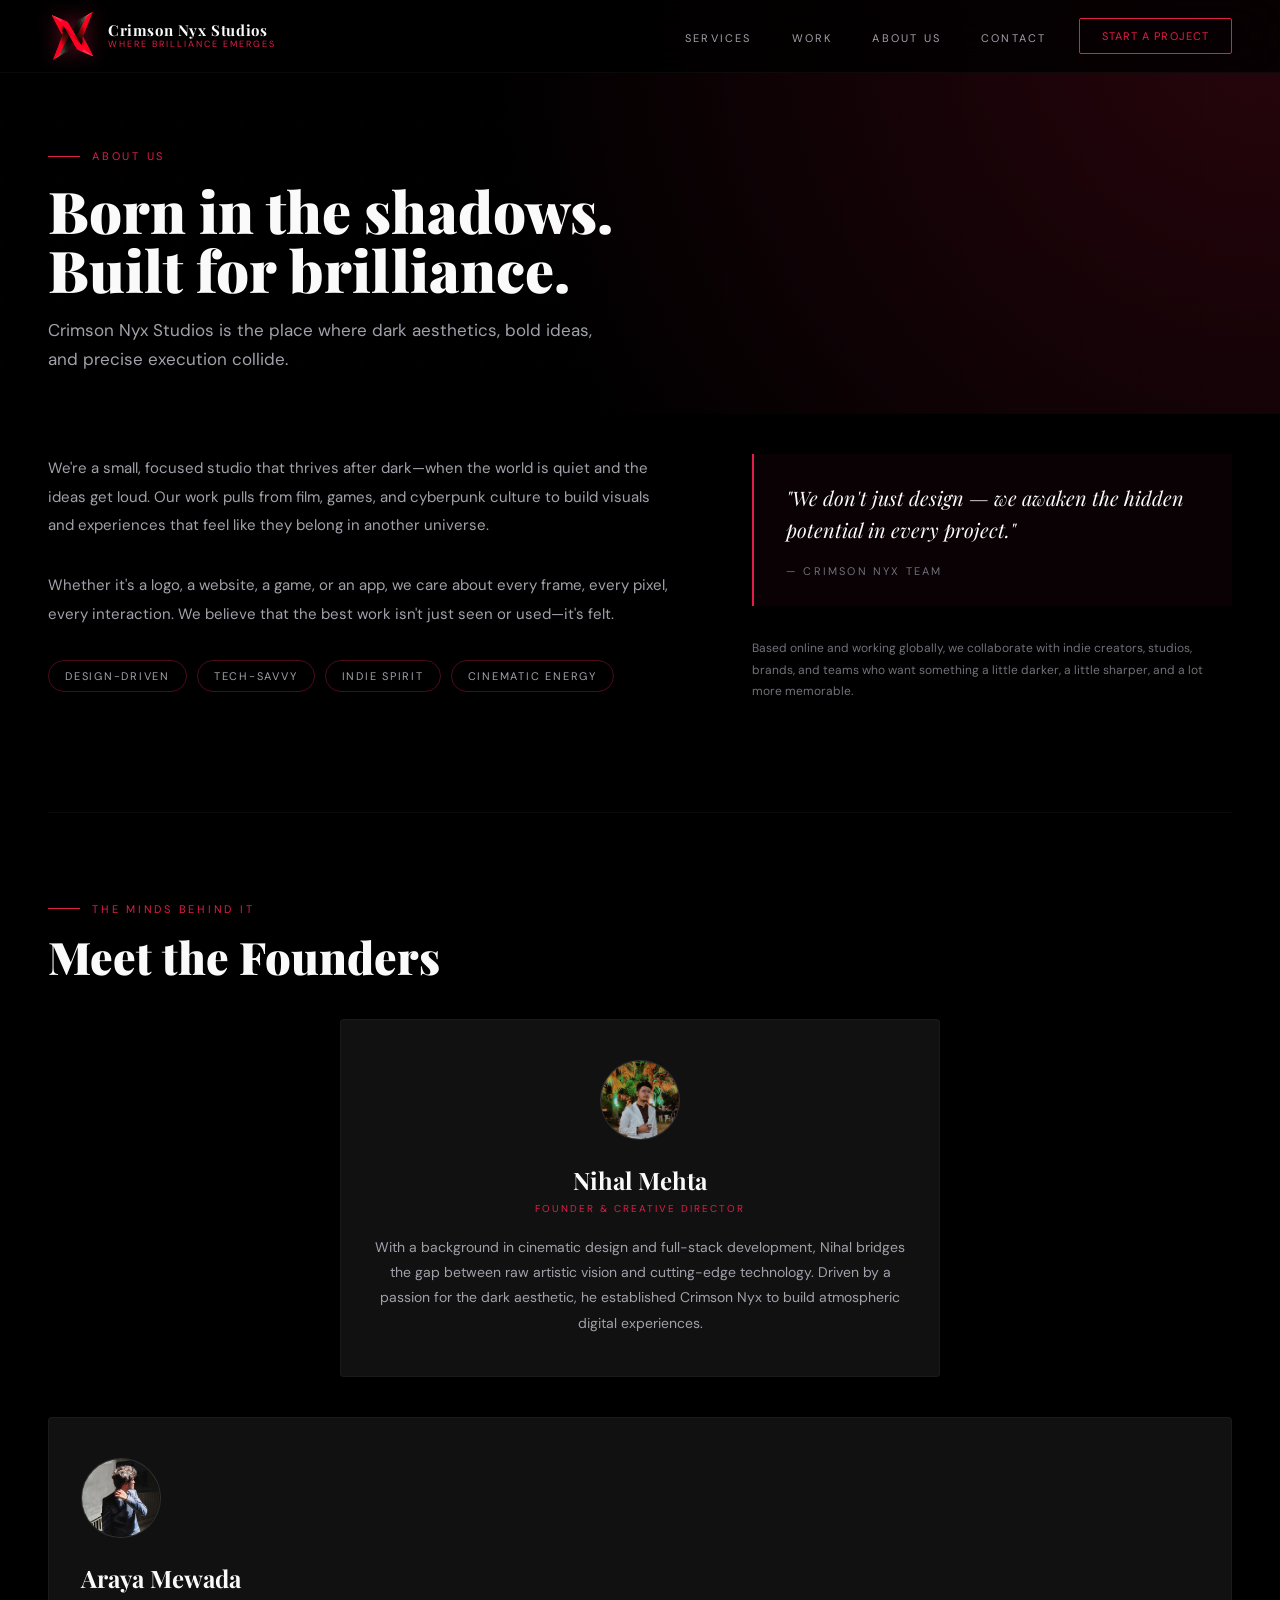
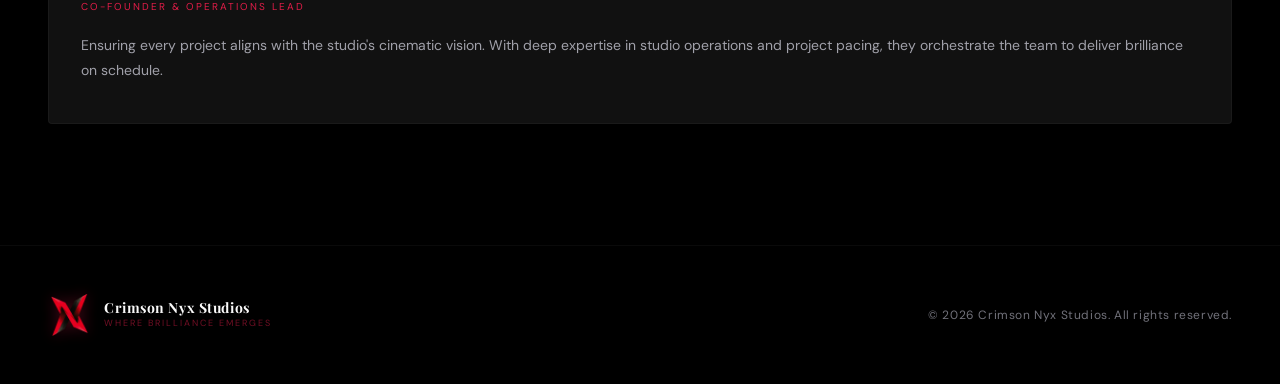
<file: frontend/about.html>
<!DOCTYPE html>
<html lang="en">
<head>
<meta charset="UTF-8">
<title>About Us · Crimson Nyx Studios</title>
<meta name="viewport" content="width=device-width, initial-scale=1.0">
<meta name="description" content="Crimson Nyx Studios — born in the shadows, built for brilliance. Meet the founders and learn about our dark aesthetic approach to creative design.">
<link rel="stylesheet" href="styles.css">
<link rel="stylesheet" href="animations.css">
<style>
  .about-main { padding: 0 var(--sp-lg) var(--sp-3xl); }
  .about-grid {
    display: grid; grid-template-columns: 1.3fr 1fr;
    gap: 80px; align-items: flex-start; margin-top: 40px;
  }
  .about-body {
    font-size: 15px; color: var(--zinc-light); line-height: 1.9; margin-bottom: 32px;
  }
  .about-pill-row {
    display: flex; flex-wrap: wrap; gap: 10px; margin-bottom: 40px;
  }
  .about-pill {
    border-radius: 999px;
    border: 1px solid rgba(225, 29, 72, 0.35);
    padding: 8px 16px; font-size: 11px;
    letter-spacing: 0.16em; text-transform: uppercase;
    color: var(--zinc-light);
    transition: background var(--dur-med), color var(--dur-med), border-color var(--dur-med);
  }
  .about-pill:hover {
    background: rgba(225, 29, 72, 0.1);
    border-color: var(--crimson);
    color: var(--white);
  }

  .about-quote-block {
    border-left: 2px solid var(--crimson);
    padding: 28px 32px; background: rgba(225, 29, 72, 0.04);
    margin-bottom: 32px;
  }
  .about-quote {
    font-family: var(--serif); font-size: 20px; font-style: italic;
    line-height: 1.6; color: var(--white); margin-bottom: 18px;
  }
  .about-quote-attr {
    font-size: 11px; letter-spacing: 0.2em;
    text-transform: uppercase; color: var(--zinc);
  }
  .about-meta {
    font-size: 12px; color: var(--zinc); line-height: 1.8;
  }

  /* ── Founders ─────────────────────────────────────────────── */
  .founders-section {
    margin-top: 80px;
    border-top: 1px solid rgba(255, 255, 255, 0.04);
    padding-top: 80px;
  }
  .founders-grid {
    display: grid;
    grid-template-columns: repeat(auto-fit, minmax(300px, 1fr));
    gap: 40px; margin-top: 40px;
  }
  .founder-card {
    background: var(--surface);
    border: 1px solid rgba(255, 255, 255, 0.04);
    padding: 40px 32px; border-radius: 4px;
    position: relative; overflow: hidden;
  }
  .founder-card::after {
    content: ''; position: absolute; bottom: 0; left: 0; right: 0;
    height: 2px; background: var(--crimson);
    transform: scaleX(0); transition: transform var(--dur-med); transform-origin: left;
  }
  .founder-card:hover::after { transform: scaleX(1); }
  .founder-photo {
    width: 80px; height: 80px; border-radius: 50%;
    background: #1a1a1a; border: 1px solid rgba(255, 255, 255, 0.1);
    margin-bottom: 24px; object-fit: cover; display: block;
    transition: border-color var(--dur-med), filter var(--dur-med);
    filter: grayscale(10%);
  }
  .founder-card:hover .founder-photo {
    border-color: var(--crimson);
    filter: grayscale(0%);
  }
  .founder-name {
    font-family: var(--serif); font-size: 24px; font-weight: 700;
    margin-bottom: 6px; color: var(--white);
  }
  .founder-role {
    font-size: 10px; letter-spacing: 0.2em; text-transform: uppercase;
    color: var(--crimson); margin-bottom: 20px;
  }
  .founder-bio {
    font-size: 14px; color: var(--zinc-light); line-height: 1.8;
  }

  @media (max-width: 900px) {
    .about-main { padding: 0 20px 80px; }
    .about-grid { grid-template-columns: 1fr; gap: 40px; }
  }
</style>
</head>
<body>

<nav>
  <a href="index.html#hero" class="nav-brand">
    <img src="cnslogo1.png" alt="Crimson Nyx Studios" class="nav-logo-img">
    <div class="nav-brand-text">
      <span class="nav-brand-name">Crimson Nyx Studios</span>
      <span class="nav-brand-tagline">Where Brilliance Emerges</span>
    </div>
  </a>
  <div class="nav-right">
    <ul class="nav-links" id="navLinks">
      <li><a href="services.html">Services</a></li>
      <li><a href="work.html">Work</a></li>
      <li><a href="about.html">About Us</a></li>
      <li><a href="contact.html">Contact</a></li>
    </ul>
    <a href="contact.html" class="nav-cta magnetic">Start a Project</a>
    <button class="nav-toggle" id="navToggle" aria-label="Toggle navigation">
      <span></span><span></span><span></span>
    </button>
  </div>
</nav>

<header class="page-hero">
  <div class="page-eyebrow reveal reveal-fade-up">About Us</div>
  <h1 class="page-title reveal reveal-fade-up delay-100">
    Born in the shadows.<br>Built for brilliance.
  </h1>
  <p class="page-sub reveal reveal-fade-up delay-200">
    Crimson Nyx Studios is the place where dark aesthetics, bold ideas, and precise execution collide.
  </p>
</header>

<main class="about-main">
  <div class="about-grid">
    <section>
      <p class="about-body reveal reveal-slide-right">
        We're a small, focused studio that thrives after dark—when the world
        is quiet and the ideas get loud. Our work pulls from film, games,
        and cyberpunk culture to build visuals and
        experiences that feel like they belong in another universe.
      </p>
      <p class="about-body reveal reveal-slide-right delay-100">
        Whether it's a logo, a website, a game, or an app, we care about
        every frame, every pixel, every interaction. We believe that the
        best work isn't just seen or used—it's felt.
      </p>
      <div class="about-pill-row reveal reveal-scale-in delay-200">
        <span class="about-pill">Design-Driven</span>
        <span class="about-pill">Tech-Savvy</span>
        <span class="about-pill">Indie Spirit</span>
        <span class="about-pill">Cinematic Energy</span>
      </div>
    </section>

    <aside>
      <div class="about-quote-block reveal reveal-fade-in hover-elevate">
        <p class="about-quote">
          "We don't just design &mdash; we awaken the hidden potential in every project."
        </p>
        <p class="about-quote-attr">— Crimson Nyx Team</p>
      </div>
      <p class="about-meta reveal reveal-fade-in delay-100">
        Based online and working globally, we collaborate with indie
        creators, studios, brands, and teams who want something a little
        darker, a little sharper, and a lot more memorable.
      </p>
    </aside>
  </div>

  <section class="founders-section reveal reveal-fade-up">
    <div class="page-eyebrow">The Minds Behind It</div>
    <h2 class="page-title" style="font-size: clamp(32px, 3.5vw, 48px); margin-bottom: 40px">
      Meet the Founders
    </h2>

    <div style="display: flex; justify-content: center; margin-bottom: 40px">
      <div class="founder-card reveal reveal-scale-in delay-100 hover-elevate"
           style="max-width: 600px; width: 100%; display: flex; flex-direction: column; align-items: center; text-align: center;">
        <img src="founder.jpeg" alt="Nihal" class="founder-photo">
        <h3 class="founder-name">Nihal Mehta</h3>
        <p class="founder-role">Founder & Creative Director</p>
        <p class="founder-bio">
          With a background in cinematic design and full-stack development,
          Nihal bridges the gap between raw artistic vision and cutting-edge
          technology. Driven by a passion for the dark aesthetic, he
          established Crimson Nyx to build atmospheric digital experiences.
        </p>
      </div>
    </div>

    <div class="founders-grid">
      <div class="founder-card reveal reveal-scale-in delay-200 hover-elevate">
        <img src="co1.jpeg" alt="Co-Founder" class="founder-photo">
        <h3 class="founder-name">Araya Mewada</h3>
        <p class="founder-role">Co-Founder & Operations Lead</p>
        <p class="founder-bio">
          Ensuring every project aligns with the studio's cinematic vision.
          With deep expertise in studio operations and project pacing, they
          orchestrate the team to deliver brilliance on schedule.
        </p>
      </div>
    </div>
  </section>
</main>

<footer>
  <div class="footer-brand">
    <img src="cnslogo1.png" alt="Crimson Nyx Studios" class="footer-logo-img">
    <div class="footer-brand-text">
      <span class="footer-brand-name">Crimson Nyx Studios</span>
      <span class="footer-brand-tagline">Where Brilliance Emerges</span>
    </div>
  </div>
  <p class="footer-copy">© 2026 Crimson Nyx Studios. All rights reserved.</p>
</footer>

<script src="animations.js"></script>
</body>
</html>
</file>
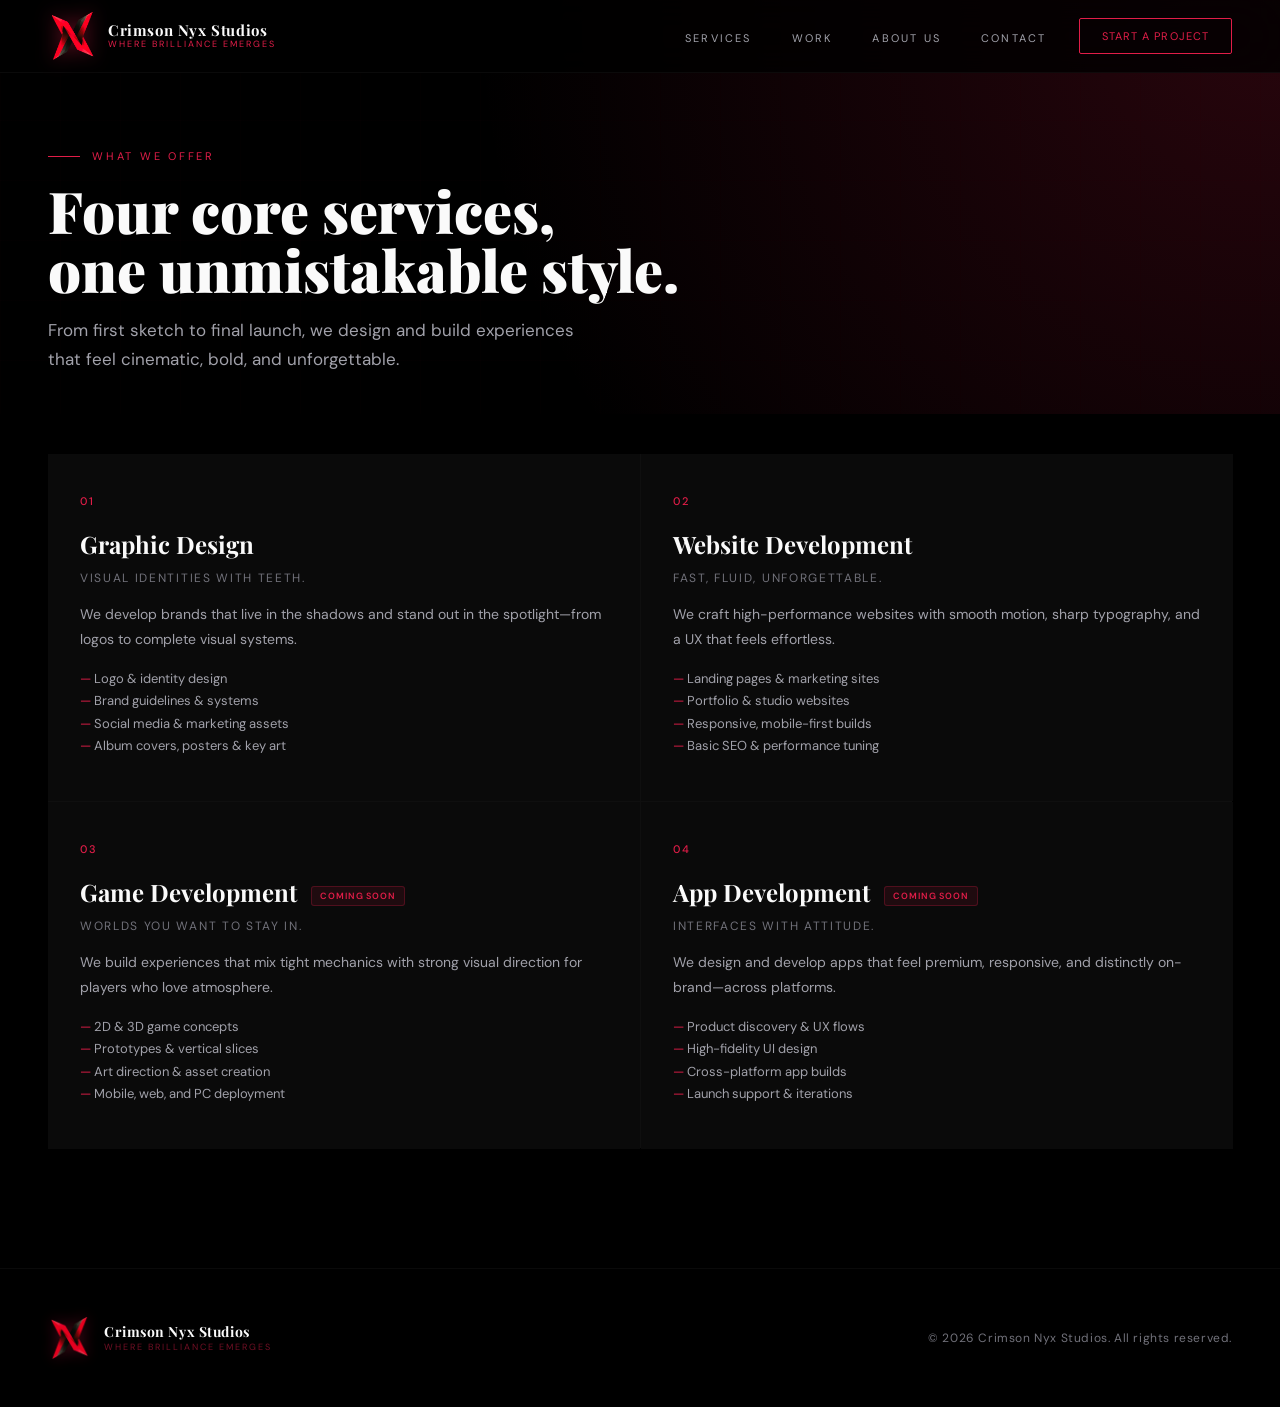
<file: frontend/services.html>
<!DOCTYPE html>
<html lang="en">
<head>
<meta charset="UTF-8">
<title>Services · Crimson Nyx Studios</title>
<meta name="viewport" content="width=device-width, initial-scale=1.0">
<meta name="description" content="Crimson Nyx Studios offers Graphic Design, Website Development, Game Development, and App Development. Four core services, one unmistakable style.">
<link rel="stylesheet" href="styles.css">
<link rel="stylesheet" href="animations.css">
<style>
  .services-section { padding: 0 var(--sp-lg) var(--sp-3xl); }
  .services-grid {
    display: grid; grid-template-columns: repeat(2, minmax(0, 1fr));
    gap: 1px; background: rgba(255,255,255,0.06); margin-top: 40px;
  }
  .service-card {
    background: var(--dark); padding: 40px 32px 44px;
    position: relative; overflow: hidden;
    transition: background var(--dur-med);
  }
  .service-card::after {
    content: ''; position: absolute; bottom: 0; left: 0; right: 0;
    height: 2px; background: var(--crimson);
    transform: scaleX(0); transition: transform var(--dur-med); transform-origin: left;
  }
  .service-card:hover { background: var(--surface-hover); }
  .service-card:hover::after { transform: scaleX(1); }
  .service-anchor { scroll-margin-top: 120px; }
  .service-num { font-size: 11px; letter-spacing: 0.2em; color: var(--crimson); margin-bottom: 20px; font-weight: 500; }
  .service-name { font-family: var(--serif); font-size: 24px; font-weight: 700; margin-bottom: 10px; }
  .service-tagline { font-size: 12px; letter-spacing: 0.14em; text-transform: uppercase; color: var(--zinc); margin-bottom: 16px; }
  .service-desc { font-size: 14px; color: var(--zinc-light); line-height: 1.8; margin-bottom: 16px; }
  .service-list { font-size: 13px; color: var(--zinc-light); line-height: 1.7; list-style: none; margin-left: 0; }
  .service-list li::before { content: '— '; color: var(--crimson); }

  @media (max-width: 900px) {
    .services-section { padding: 0 20px 80px; }
    .services-grid { grid-template-columns: 1fr; }
  }
</style>
</head>
<body>

<nav>
  <a href="index.html#hero" class="nav-brand">
    <img src="cnslogo1.png" alt="Crimson Nyx Studios" class="nav-logo-img">
    <div class="nav-brand-text">
      <span class="nav-brand-name">Crimson Nyx Studios</span>
      <span class="nav-brand-tagline">Where Brilliance Emerges</span>
    </div>
  </a>
  <div class="nav-right">
    <ul class="nav-links" id="navLinks">
      <li><a href="services.html">Services</a></li>
      <li><a href="work.html">Work</a></li>
      <li><a href="about.html">About Us</a></li>
      <li><a href="contact.html">Contact</a></li>
    </ul>
    <a href="contact.html" class="nav-cta magnetic">Start a Project</a>
    <button class="nav-toggle" id="navToggle" aria-label="Toggle navigation">
      <span></span><span></span><span></span>
    </button>
  </div>
</nav>

<header class="page-hero">
  <div class="page-eyebrow reveal reveal-fade-up">What We Offer</div>
  <h1 class="page-title reveal reveal-fade-up delay-100">Four core services,<br>one unmistakable style.</h1>
  <p class="page-sub reveal reveal-fade-up delay-200">From first sketch to final launch, we design and build experiences that feel cinematic, bold, and unforgettable.</p>
</header>

<main class="services-section">
  <div class="services-grid">
    <section class="service-card service-anchor reveal reveal-fade-up hover-elevate hover-tilt" id="graphic-design">
      <div class="service-num">01</div>
      <h2 class="service-name">Graphic Design</h2>
      <p class="service-tagline">Visual identities with teeth.</p>
      <p class="service-desc">We develop brands that live in the shadows and stand out in the spotlight—from logos to complete visual systems.</p>
      <ul class="service-list">
        <li>Logo & identity design</li>
        <li>Brand guidelines & systems</li>
        <li>Social media & marketing assets</li>
        <li>Album covers, posters & key art</li>
      </ul>
    </section>

    <section class="service-card service-anchor reveal reveal-fade-up delay-100 hover-elevate hover-tilt" id="website-development">
      <div class="service-num">02</div>
      <h2 class="service-name">Website Development</h2>
      <p class="service-tagline">Fast, fluid, unforgettable.</p>
      <p class="service-desc">We craft high-performance websites with smooth motion, sharp typography, and a UX that feels effortless.</p>
      <ul class="service-list">
        <li>Landing pages & marketing sites</li>
        <li>Portfolio & studio websites</li>
        <li>Responsive, mobile-first builds</li>
        <li>Basic SEO & performance tuning</li>
      </ul>
    </section>

    <section class="service-card service-anchor reveal reveal-fade-up hover-elevate hover-tilt" id="game-development">
      <div class="service-num">03</div>
      <h2 class="service-name">Game Development <span class="badge-soon">Coming Soon</span></h2>
      <p class="service-tagline">Worlds you want to stay in.</p>
      <p class="service-desc">We build experiences that mix tight mechanics with strong visual direction for players who love atmosphere.</p>
      <ul class="service-list">
        <li>2D & 3D game concepts</li>
        <li>Prototypes & vertical slices</li>
        <li>Art direction & asset creation</li>
        <li>Mobile, web, and PC deployment</li>
      </ul>
    </section>

    <section class="service-card service-anchor reveal reveal-fade-up delay-100 hover-elevate hover-tilt" id="app-development">
      <div class="service-num">04</div>
      <h2 class="service-name">App Development <span class="badge-soon">Coming Soon</span></h2>
      <p class="service-tagline">Interfaces with attitude.</p>
      <p class="service-desc">We design and develop apps that feel premium, responsive, and distinctly on-brand—across platforms.</p>
      <ul class="service-list">
        <li>Product discovery & UX flows</li>
        <li>High-fidelity UI design</li>
        <li>Cross-platform app builds</li>
        <li>Launch support & iterations</li>
      </ul>
    </section>
  </div>
</main>

<footer>
  <div class="footer-brand">
    <img src="cnslogo1.png" alt="Crimson Nyx Studios" class="footer-logo-img">
    <div class="footer-brand-text">
      <span class="footer-brand-name">Crimson Nyx Studios</span>
      <span class="footer-brand-tagline">Where Brilliance Emerges</span>
    </div>
  </div>
  <p class="footer-copy">© 2026 Crimson Nyx Studios. All rights reserved.</p>
</footer>

<script src="animations.js"></script>
</body>
</html>
</file>
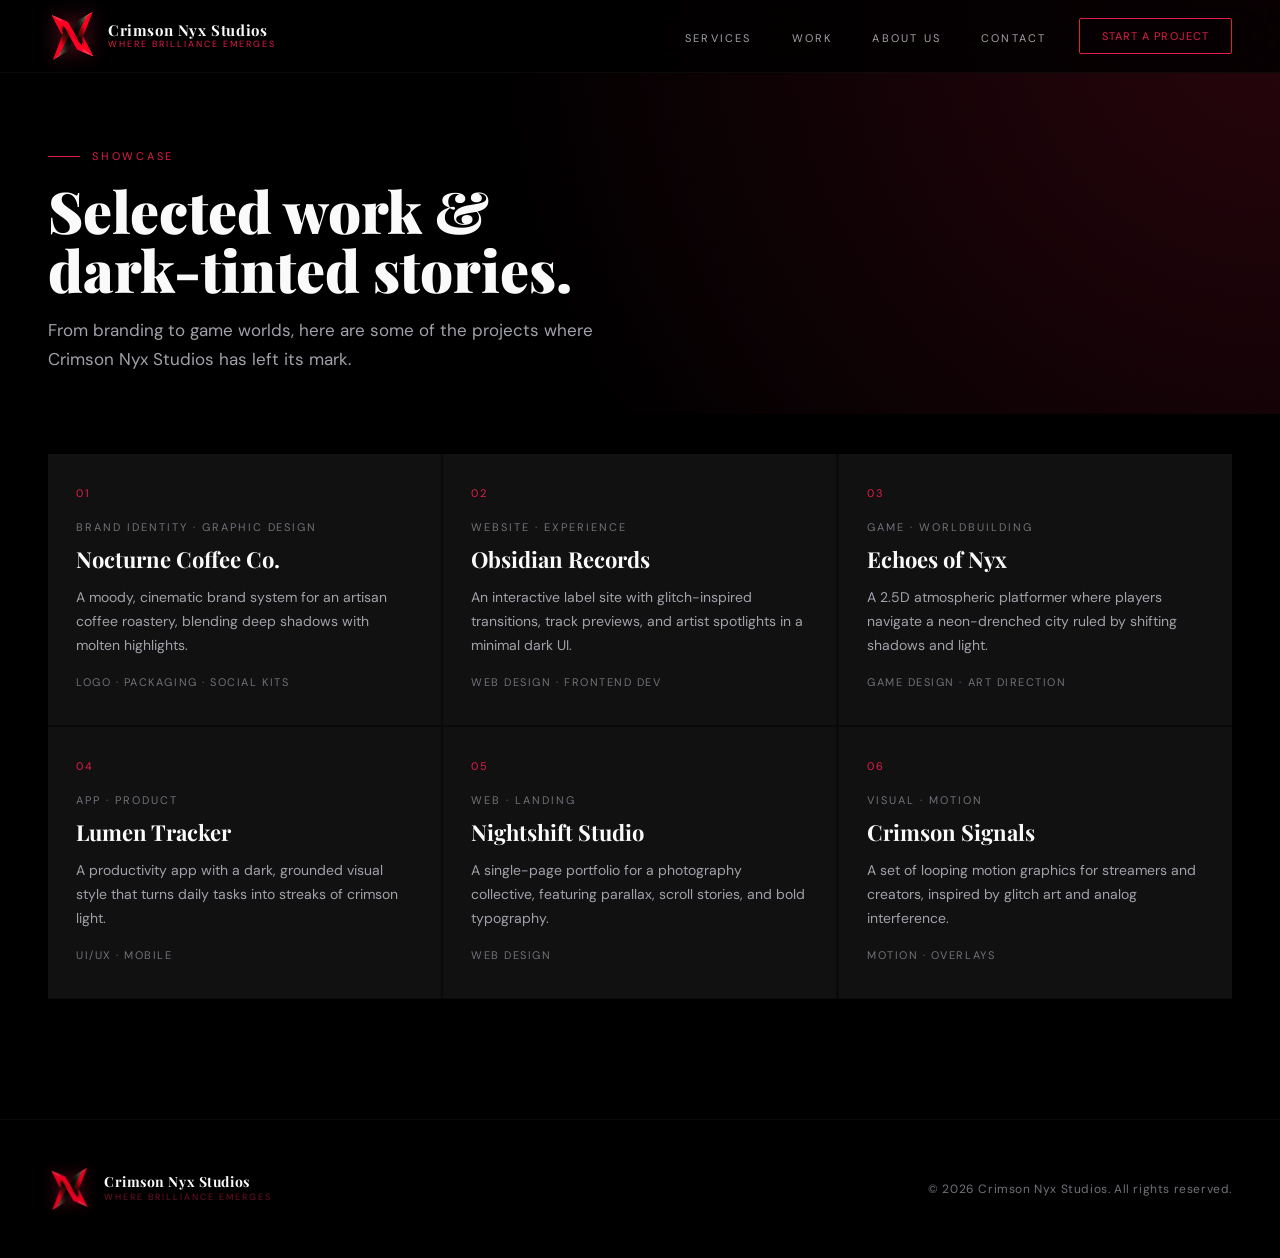
<file: frontend/work.html>
<!DOCTYPE html>
<html lang="en">
<head>
<meta charset="UTF-8">
<title>Work · Crimson Nyx Studios</title>
<meta name="viewport" content="width=device-width, initial-scale=1.0">
<meta name="description" content="Selected work and dark-tinted stories from Crimson Nyx Studios. Branding, websites, game worlds, and more.">
<link rel="stylesheet" href="styles.css">
<link rel="stylesheet" href="animations.css">
<style>
  .work-list { padding: 0 var(--sp-lg) var(--sp-3xl); }
  .work-grid {
    display: grid; grid-template-columns: repeat(3, minmax(0, 1fr));
    gap: 2px; background: rgba(255,255,255,0.04); margin-top: 40px;
  }
  .work-card {
    background: var(--surface); padding: 32px 28px 36px;
    position: relative; overflow: hidden; cursor: pointer;
    transition: background var(--dur-med);
  }
  .work-card::after {
    content: ''; position: absolute; bottom: 0; left: 0; right: 0;
    height: 2px; background: var(--crimson);
    transform: scaleX(0); transition: transform var(--dur-med); transform-origin: left;
  }
  .work-card:hover { background: #141414; }
  .work-card:hover::after { transform: scaleX(1); }
  .work-num { font-size: 11px; letter-spacing: 0.2em; color: var(--crimson); margin-bottom: 20px; }
  .work-type { font-size: 11px; letter-spacing: 0.18em; text-transform: uppercase; color: var(--zinc); margin-bottom: 10px; }
  .work-name { font-family: var(--serif); font-size: 22px; font-weight: 700; margin-bottom: 12px; }
  .work-desc { font-size: 14px; color: var(--zinc-light); line-height: 1.7; margin-bottom: 18px; }
  .work-meta { font-size: 11px; color: var(--zinc); text-transform: uppercase; letter-spacing: 0.14em; }

  @media (max-width: 900px) {
    .work-list { padding: 0 20px 80px; }
    .work-grid { grid-template-columns: 1fr 1fr; }
  }
  @media (max-width: 600px) {
    .work-grid { grid-template-columns: 1fr; }
  }
</style>
</head>
<body>

<nav>
  <a href="index.html#hero" class="nav-brand">
    <img src="cnslogo1.png" alt="Crimson Nyx Studios" class="nav-logo-img">
    <div class="nav-brand-text">
      <span class="nav-brand-name">Crimson Nyx Studios</span>
      <span class="nav-brand-tagline">Where Brilliance Emerges</span>
    </div>
  </a>
  <div class="nav-right">
    <ul class="nav-links" id="navLinks">
      <li><a href="services.html">Services</a></li>
      <li><a href="work.html">Work</a></li>
      <li><a href="about.html">About Us</a></li>
      <li><a href="contact.html">Contact</a></li>
    </ul>
    <a href="contact.html" class="nav-cta magnetic">Start a Project</a>
    <button class="nav-toggle" id="navToggle" aria-label="Toggle navigation">
      <span></span><span></span><span></span>
    </button>
  </div>
</nav>

<header class="page-hero">
  <div class="page-eyebrow reveal reveal-fade-up">Showcase</div>
  <h1 class="page-title reveal reveal-fade-up delay-100">Selected work &<br>dark-tinted stories.</h1>
  <p class="page-sub reveal reveal-fade-up delay-200">From branding to game worlds, here are some of the projects where Crimson Nyx Studios has left its mark.</p>
</header>

<main class="work-list">
  <div class="work-grid">
    <article class="work-card reveal reveal-scale-in hover-elevate hover-tilt">
      <div class="work-num">01</div>
      <div class="work-type">Brand Identity · Graphic Design</div>
      <h2 class="work-name">Nocturne Coffee Co.</h2>
      <p class="work-desc">A moody, cinematic brand system for an artisan coffee roastery, blending deep shadows with molten highlights.</p>
      <div class="work-meta">Logo · Packaging · Social Kits</div>
    </article>

    <article class="work-card reveal reveal-scale-in delay-100 hover-elevate hover-tilt">
      <div class="work-num">02</div>
      <div class="work-type">Website · Experience</div>
      <h2 class="work-name">Obsidian Records</h2>
      <p class="work-desc">An interactive label site with glitch-inspired transitions, track previews, and artist spotlights in a minimal dark UI.</p>
      <div class="work-meta">Web Design · Frontend Dev</div>
    </article>

    <article class="work-card reveal reveal-scale-in delay-200 hover-elevate hover-tilt">
      <div class="work-num">03</div>
      <div class="work-type">Game · Worldbuilding</div>
      <h2 class="work-name">Echoes of Nyx</h2>
      <p class="work-desc">A 2.5D atmospheric platformer where players navigate a neon-drenched city ruled by shifting shadows and light.</p>
      <div class="work-meta">Game Design · Art Direction</div>
    </article>

    <article class="work-card reveal reveal-scale-in hover-elevate hover-tilt">
      <div class="work-num">04</div>
      <div class="work-type">App · Product</div>
      <h2 class="work-name">Lumen Tracker</h2>
      <p class="work-desc">A productivity app with a dark, grounded visual style that turns daily tasks into streaks of crimson light.</p>
      <div class="work-meta">UI/UX · Mobile</div>
    </article>

    <article class="work-card reveal reveal-scale-in delay-100 hover-elevate hover-tilt">
      <div class="work-num">05</div>
      <div class="work-type">Web · Landing</div>
      <h2 class="work-name">Nightshift Studio</h2>
      <p class="work-desc">A single-page portfolio for a photography collective, featuring parallax, scroll stories, and bold typography.</p>
      <div class="work-meta">Web Design</div>
    </article>

    <article class="work-card reveal reveal-scale-in delay-200 hover-elevate hover-tilt">
      <div class="work-num">06</div>
      <div class="work-type">Visual · Motion</div>
      <h2 class="work-name">Crimson Signals</h2>
      <p class="work-desc">A set of looping motion graphics for streamers and creators, inspired by glitch art and analog interference.</p>
      <div class="work-meta">Motion · Overlays</div>
    </article>
  </div>
</main>

<footer>
  <div class="footer-brand">
    <img src="cnslogo1.png" alt="Crimson Nyx Studios" class="footer-logo-img">
    <div class="footer-brand-text">
      <span class="footer-brand-name">Crimson Nyx Studios</span>
      <span class="footer-brand-tagline">Where Brilliance Emerges</span>
    </div>
  </div>
  <p class="footer-copy">© 2026 Crimson Nyx Studios. All rights reserved.</p>
</footer>

<script src="animations.js"></script>
</body>
</html>
</file>
<file: frontend/styles.css>
/* ═══════════════════════════════════════════════════════════════════
   Crimson Nyx Studios — Shared Design System (styles.css)
   All pages import this file.  Page-specific CSS goes inline.
   ═══════════════════════════════════════════════════════════════════ */

@import url('https://fonts.googleapis.com/css2?family=Playfair+Display:wght@700;900&family=DM+Sans:wght@300;400;500;600&display=swap');

/* ── Reset & Tokens ────────────────────────────────────────────── */
*, *::before, *::after { box-sizing: border-box; margin: 0; padding: 0; }

:root {
  /* Palette */
  --crimson:      #e11d48;
  --crimson-deep: #9f1239;
  --crimson-glow: rgba(225, 29, 72, 0.45);
  --void:         #000000;
  --dark:         #0a0a0a;
  --surface:      #111111;
  --surface-hover:#161616;
  --zinc:         #71717a;
  --zinc-light:   #a1a1aa;
  --white:        #fafafa;

  /* Typography */
  --serif: 'Playfair Display', Georgia, serif;
  --sans:  'DM Sans', system-ui, sans-serif;

  /* Spacing scale */
  --sp-xs: 8px;
  --sp-sm: 16px;
  --sp-md: 32px;
  --sp-lg: 48px;
  --sp-xl: 64px;
  --sp-2xl: 80px;
  --sp-3xl: 120px;

  /* Transitions */
  --ease-out-expo: cubic-bezier(0.16, 1, 0.3, 1);
  --ease-out-quint: cubic-bezier(0.22, 1, 0.36, 1);
  --dur-fast: 200ms;
  --dur-med:  400ms;
  --dur-slow: 800ms;
}

html { scroll-behavior: smooth; }

body {
  font-family: var(--sans);
  background: var(--void);
  color: var(--white);
  overflow-x: hidden;
  -webkit-font-smoothing: antialiased;
  -moz-osx-font-smoothing: grayscale;
}

::selection {
  background: var(--crimson);
  color: var(--white);
}

img { max-width: 100%; height: auto; }

/* ── Navigation ────────────────────────────────────────────────── */
nav {
  position: fixed; top: 0; left: 0; right: 0; z-index: 100;
  padding: 12px var(--sp-lg);
  display: flex; justify-content: space-between; align-items: center;
  border-bottom: 1px solid rgba(255,255,255,0.04);
  background: rgba(0,0,0,0.8);
  backdrop-filter: blur(24px);
  -webkit-backdrop-filter: blur(24px);
  transition: padding var(--dur-med) var(--ease-out-expo),
              background var(--dur-med) var(--ease-out-expo),
              box-shadow var(--dur-med) var(--ease-out-expo);
}

/* Shrunk state — toggled by JS on scroll */
nav.nav--scrolled {
  padding-top: 8px;
  padding-bottom: 8px;
  background: rgba(0,0,0,0.92);
  box-shadow: 0 4px 30px rgba(0,0,0,0.5);
}
nav.nav--scrolled .nav-logo-img {
  height: 36px; width: 36px;
}

.nav-brand {
  display: flex; align-items: center; gap: 12px;
  text-decoration: none;
}
.nav-logo-img {
  height: 48px; width: 48px; object-fit: contain;
  filter: drop-shadow(0 0 10px rgba(225,29,72,0.4));
  transition: filter var(--dur-fast), height var(--dur-med) var(--ease-out-expo), width var(--dur-med) var(--ease-out-expo);
}
.nav-brand:hover .nav-logo-img {
  filter: drop-shadow(0 0 18px rgba(225,29,72,0.8));
}
.nav-brand-text { display: flex; flex-direction: column; line-height: 1.1; }
.nav-brand-name {
  font-family: var(--serif); font-size: 15px; font-weight: 700;
  color: var(--white); letter-spacing: 0.04em;
}
.nav-brand-tagline {
  font-size: 9px; letter-spacing: 0.22em; text-transform: uppercase;
  color: var(--crimson); margin-top: 2px;
}

.nav-links { display: flex; gap: 40px; list-style: none; }
.nav-links a {
  font-size: 11px; letter-spacing: 0.2em; text-transform: uppercase;
  color: var(--zinc-light); text-decoration: none;
  position: relative;
  transition: color var(--dur-fast);
}
/* Animated underline on hover */
.nav-links a::after {
  content: '';
  position: absolute; bottom: -4px; left: 0;
  width: 100%; height: 1px;
  background: var(--crimson);
  transform: scaleX(0); transform-origin: right;
  transition: transform var(--dur-med) var(--ease-out-expo);
}
.nav-links a:hover { color: var(--white); }
.nav-links a:hover::after { transform: scaleX(1); transform-origin: left; }

.nav-cta {
  font-size: 11px; letter-spacing: 0.1em; text-transform: uppercase;
  color: var(--crimson); text-decoration: none;
  border: 1px solid var(--crimson); padding: 10px 22px; border-radius: 2px;
  transition: background var(--dur-fast), color var(--dur-fast), box-shadow var(--dur-med);
}
.nav-cta:hover {
  background: var(--crimson); color: #fff;
  box-shadow: 0 0 20px rgba(225,29,72,0.35);
}

.nav-right { display: flex; align-items: center; gap: 32px; }

/* Mobile hamburger */
.nav-toggle {
  display: none;
  width: 32px; height: 24px;
  flex-direction: column; justify-content: space-between;
  cursor: pointer; background: none; border: none; padding: 0;
}
.nav-toggle span {
  height: 2px; width: 100%; background: var(--white);
  transition: transform var(--dur-fast), opacity var(--dur-fast);
  display: block;
}
/* Hamburger → X animation */
.nav-toggle.active span:nth-child(1) { transform: translateY(11px) rotate(45deg); }
.nav-toggle.active span:nth-child(2) { opacity: 0; }
.nav-toggle.active span:nth-child(3) { transform: translateY(-11px) rotate(-45deg); }

/* ── Page Hero (subpages) ──────────────────────────────────────── */
.page-hero {
  padding: 140px var(--sp-lg) 40px;
  background: radial-gradient(circle at top right, rgba(225,29,72,0.18), transparent 60%);
  position: relative;
  overflow: hidden;
}
.page-hero::before {
  content: '';
  position: absolute; inset: 0;
  background-image:
    linear-gradient(rgba(225,29,72,0.03) 1px, transparent 1px),
    linear-gradient(90deg, rgba(225,29,72,0.03) 1px, transparent 1px);
  background-size: 60px 60px;
  opacity: 0;
  animation: subtleGridFadeIn 2s 0.5s ease forwards;
}
@keyframes subtleGridFadeIn { to { opacity: 0.4; } }

.page-eyebrow {
  font-size: 11px; letter-spacing: 0.25em; text-transform: uppercase;
  color: var(--crimson); margin-bottom: 18px;
  display: inline-flex; align-items: center; gap: 12px;
}
.page-eyebrow::before {
  content: ''; display: block; width: 32px; height: 1px;
  background: var(--crimson);
}
.page-title {
  font-family: var(--serif);
  font-size: clamp(36px, 4.5vw, 68px);
  font-weight: 900; line-height: 1.02; margin-bottom: 18px;
}
.page-sub {
  font-size: 17px; color: var(--zinc-light);
  max-width: 560px; line-height: 1.7;
}

/* ── Section helpers ───────────────────────────────────────────── */
.section-label {
  font-size: 11px; letter-spacing: 0.25em; text-transform: uppercase;
  color: var(--crimson); margin-bottom: 12px;
  display: inline-flex; align-items: center; gap: 12px;
}
.section-label::before {
  content: ''; display: block; width: 32px; height: 1px;
  background: var(--crimson);
}
.section-title {
  font-family: var(--serif);
  font-size: clamp(36px, 4vw, 52px);
  font-weight: 700; line-height: 1.1;
}
.section-header {
  display: flex; justify-content: space-between; align-items: flex-end;
  gap: 16px; margin-bottom: var(--sp-xl); flex-wrap: wrap;
}

/* ── Buttons ───────────────────────────────────────────────────── */
.btn-primary {
  background: var(--crimson); color: #fff;
  font-family: var(--sans); font-size: 12px; font-weight: 500;
  letter-spacing: 0.15em; text-transform: uppercase; text-decoration: none;
  padding: 18px 40px; border-radius: 2px;
  display: inline-block; position: relative; overflow: hidden;
  transition: background var(--dur-fast), transform var(--dur-fast), box-shadow var(--dur-med);
}
.btn-primary::before {
  content: '';
  position: absolute; inset: 0;
  background: linear-gradient(120deg, transparent 30%, rgba(255,255,255,0.15) 50%, transparent 70%);
  transform: translateX(-100%);
  transition: transform 0.6s var(--ease-out-expo);
}
.btn-primary:hover {
  background: var(--crimson-deep);
  transform: translateY(-2px);
  box-shadow: 0 8px 30px rgba(225,29,72,0.4);
}
.btn-primary:hover::before { transform: translateX(100%); }

.btn-ghost {
  font-size: 12px; letter-spacing: 0.12em; text-transform: uppercase;
  color: var(--zinc-light); text-decoration: none;
  display: inline-flex; align-items: center; gap: 10px;
  transition: color var(--dur-fast);
}
.btn-ghost:hover { color: var(--white); }
.btn-ghost-arrow {
  width: 36px; height: 36px;
  border: 1px solid rgba(255,255,255,0.12); border-radius: 50%;
  display: inline-flex; align-items: center; justify-content: center;
  font-size: 16px;
  transition: border-color var(--dur-fast), transform var(--dur-fast);
}
.btn-ghost:hover .btn-ghost-arrow {
  border-color: rgba(255,255,255,0.4);
  transform: translateX(4px);
}

/* ── Form fields ───────────────────────────────────────────────── */
.contact-form { display: grid; gap: 16px; text-align: left; }
.form-row { display: grid; grid-template-columns: 1fr 1fr; gap: 16px; }

.form-field {
  background: rgba(255,255,255,0.02);
  border: 1px solid rgba(255,255,255,0.08);
  color: var(--white);
  font-family: var(--sans); font-size: 15px;
  padding: 18px 20px; outline: none; border-radius: 4px;
  appearance: none; width: 100%;
  transition: border-color var(--dur-med) ease,
              background var(--dur-med) ease,
              box-shadow var(--dur-med) ease;
}
.form-field::placeholder { color: var(--zinc); transition: color var(--dur-fast); }
.form-field:hover {
  background: rgba(255,255,255,0.05);
  border-color: rgba(255,255,255,0.2);
}
.form-field:focus {
  border-color: var(--crimson);
  background: transparent;
  box-shadow: 0 0 0 3px rgba(225,29,72,0.2);
}
.form-field:focus::placeholder { color: rgba(255,255,255,0.3); }
select.form-field option { background: #111; color: var(--white); }

.submit-btn {
  background: var(--crimson); color: #fff; border: none;
  font-family: var(--sans); font-size: 12px; font-weight: 500;
  letter-spacing: 0.2em; text-transform: uppercase;
  padding: 20px; cursor: pointer; border-radius: 4px; width: 100%;
  position: relative; overflow: hidden;
  box-shadow: 0 4px 14px rgba(225,29,72,0.3);
  transition: background var(--dur-med), transform var(--dur-med), box-shadow var(--dur-med);
}
.submit-btn::before {
  content: '';
  position: absolute; inset: 0;
  background: linear-gradient(120deg, transparent 30%, rgba(255,255,255,0.1) 50%, transparent 70%);
  transform: translateX(-100%);
  transition: transform 0.6s var(--ease-out-expo);
}
.submit-btn:hover {
  background: var(--crimson-deep);
  transform: translateY(-2px);
  box-shadow: 0 6px 24px rgba(225,29,72,0.45);
}
.submit-btn:hover::before { transform: translateX(100%); }
.submit-btn:active { transform: translateY(0); box-shadow: 0 2px 8px rgba(225,29,72,0.3); }
.submit-btn:disabled { opacity: 0.6; cursor: not-allowed; }

.form-status { font-size: 13px; line-height: 1.6; color: var(--zinc); margin-top: 10px; text-align: left; }
.form-status.ok  { color: rgba(34, 197, 94, 0.9); }
.form-status.err { color: rgba(248, 113, 113, 0.95); }

/* ── Footer ────────────────────────────────────────────────────── */
footer {
  padding: var(--sp-lg);
  border-top: 1px solid rgba(255,255,255,0.04);
  display: flex; justify-content: space-between; align-items: center;
  flex-wrap: wrap; gap: 16px;
}
.footer-brand { display: flex; align-items: center; gap: 14px; }
.footer-logo-img {
  height: 42px; width: 42px; object-fit: contain;
  opacity: 0.9;
  filter: drop-shadow(0 0 8px rgba(225,29,72,0.35));
  transition: filter var(--dur-med);
}
.footer-brand:hover .footer-logo-img {
  filter: drop-shadow(0 0 16px rgba(225,29,72,0.7));
}
.footer-brand-text { display: flex; flex-direction: column; line-height: 1.15; }
.footer-brand-name {
  font-family: var(--serif); font-size: 14px; font-weight: 700;
  color: var(--white); letter-spacing: 0.04em;
}
.footer-brand-tagline {
  font-size: 9px; letter-spacing: 0.22em; text-transform: uppercase;
  color: rgba(225,29,72,0.5); margin-top: 2px;
}
.footer-copy { font-size: 12px; color: var(--zinc); letter-spacing: 0.05em; }

/* ── Badge (Coming Soon) ───────────────────────────────────────── */
.badge-soon {
  display: inline-block;
  font-family: var(--sans); font-size: 9px; font-weight: 600;
  letter-spacing: 0.1em; text-transform: uppercase;
  color: var(--crimson); background: rgba(225,29,72,0.1);
  border: 1px solid rgba(225,29,72,0.25);
  padding: 3px 8px; border-radius: 3px;
  vertical-align: middle; margin-left: 8px;
}

/* ── Page transition overlay ───────────────────────────────────── */
.page-transition-overlay {
  position: fixed; inset: 0; z-index: 9999;
  background: var(--void);
  opacity: 0; pointer-events: none;
  transition: opacity 0.4s ease;
}
.page-transition-overlay.active {
  opacity: 1; pointer-events: all;
}

/* ── Responsive ────────────────────────────────────────────────── */
@media (max-width: 900px) {
  nav { padding: 12px 20px; }
  .nav-right { gap: 16px; }
  .nav-cta { display: none; }
  .nav-toggle { display: flex; }
  .nav-links {
    position: absolute; top: 100%; right: 0; left: 0;
    background: rgba(0,0,0,0.96);
    backdrop-filter: blur(20px);
    flex-direction: column;
    padding: 0 20px;
    max-height: 0; overflow: hidden;
    transition: max-height var(--dur-med) ease-out, padding var(--dur-med) ease-out;
  }
  .nav-links.open { max-height: 280px; padding: 16px 20px; }
  .nav-links li { padding: 6px 0; }
  .nav-links a::after { display: none; }

  .page-hero { padding: 120px 20px 40px; }
  .form-row { grid-template-columns: 1fr; }
  footer { padding: 32px 20px; }
}

@media (max-width: 600px) {
  :root { --sp-lg: 20px; }
}
</file>
<file: frontend/animations.css>
/* ═══════════════════════════════════════════════════════════════════
   Crimson Nyx Studios — Animation System (animations.css)
   ═══════════════════════════════════════════════════════════════════ */

/* ── Base Reveal Class ─────────────────────────────────────────── */
.reveal {
  opacity: 0;
  filter: blur(12px);
  transition:
    opacity 1.2s var(--ease-out-expo, cubic-bezier(0.16, 1, 0.3, 1)),
    transform 1.2s var(--ease-out-expo, cubic-bezier(0.16, 1, 0.3, 1)),
    filter 1.2s var(--ease-out-expo, cubic-bezier(0.16, 1, 0.3, 1));
  will-change: opacity, transform, filter;
}
.reveal.active {
  opacity: 1;
  filter: blur(0);
}

/* ── Reveal Modifiers ──────────────────────────────────────────── */

/* Fade Up */
.reveal-fade-up {
  transform: translateY(60px);
}
.reveal-fade-up.active {
  transform: translateY(0);
}

/* Fade In (no movement) */
.reveal-fade-in.active {
  opacity: 1;
}

/* Scale In (cinematic pop) */
.reveal-scale-in {
  transform: scale(0.92);
}
.reveal-scale-in.active {
  transform: scale(1);
}

/* Slide Right */
.reveal-slide-right {
  transform: translateX(-50px);
}
.reveal-slide-right.active {
  transform: translateX(0);
}

/* Slide Left */
.reveal-slide-left {
  transform: translateX(50px);
}
.reveal-slide-left.active {
  transform: translateX(0);
}

/* Rotate Up — subtle rotation entry */
.reveal-rotate-up {
  transform: translateY(40px) rotate(3deg);
}
.reveal-rotate-up.active {
  transform: translateY(0) rotate(0deg);
}

/* Clip Reveal — slides open from bottom */
.reveal-clip {
  clip-path: inset(100% 0 0 0);
  filter: none;
}
.reveal-clip.active {
  clip-path: inset(0 0 0 0);
}

/* ── Text Split Reveal ─────────────────────────────────────────── */
/* JS wraps each character in <span class="split-char"> */
.split-char {
  display: inline-block;
  opacity: 0;
  transform: translateY(20px) rotate(5deg);
  transition:
    opacity 0.6s var(--ease-out-expo, cubic-bezier(0.16, 1, 0.3, 1)),
    transform 0.6s var(--ease-out-expo, cubic-bezier(0.16, 1, 0.3, 1));
}
.split-char.active {
  opacity: 1;
  transform: translateY(0) rotate(0deg);
}

/* ── Stagger Delay Utilities ───────────────────────────────────── */
.delay-100  { transition-delay: 100ms; }
.delay-200  { transition-delay: 200ms; }
.delay-300  { transition-delay: 300ms; }
.delay-400  { transition-delay: 400ms; }
.delay-500  { transition-delay: 500ms; }
.delay-600  { transition-delay: 600ms; }
.delay-700  { transition-delay: 700ms; }
.delay-800  { transition-delay: 800ms; }

/* ── Hover Effects ─────────────────────────────────────────────── */

/* Elevate — lift + shadow on hover */
.hover-elevate {
  transition:
    transform 0.5s var(--ease-out-expo, cubic-bezier(0.16, 1, 0.3, 1)),
    box-shadow 0.5s var(--ease-out-expo, cubic-bezier(0.16, 1, 0.3, 1));
}
.hover-elevate:hover {
  transform: translateY(-6px) scale(1.015);
  box-shadow:
    0 16px 40px rgba(0, 0, 0, 0.5),
    0 0 24px rgba(225, 29, 72, 0.15);
}

/* Glow — crimson drop shadow */
.hover-glow {
  transition: filter 0.4s ease;
}
.hover-glow:hover {
  filter: drop-shadow(0 0 16px rgba(225, 29, 72, 0.65));
}

/* Tilt — 3D perspective on hover (enhanced by JS) */
.hover-tilt {
  transform-style: preserve-3d;
  transition: transform 0.4s var(--ease-out-expo, cubic-bezier(0.16, 1, 0.3, 1));
}

/* Magnetic — slight follow-cursor effect (handled by JS) */
.magnetic {
  transition: transform 0.3s var(--ease-out-expo, cubic-bezier(0.16, 1, 0.3, 1));
}

/* ── Keyframe Animations ───────────────────────────────────────── */

/* Pulsing glow for CTAs */
@keyframes pulseGlow {
  0%, 100% { box-shadow: 0 0 0 0 rgba(225, 29, 72, 0.4); }
  50%      { box-shadow: 0 0 20px 4px rgba(225, 29, 72, 0.2); }
}
.pulse-glow {
  animation: pulseGlow 3s ease-in-out infinite;
}

/* Floating — gentle up/down */
@keyframes float {
  0%, 100% { transform: translateY(0); }
  50%      { transform: translateY(-8px); }
}
.animate-float {
  animation: float 4s ease-in-out infinite;
}

/* Shimmer — light sweep across text or surface */
@keyframes shimmer {
  0%   { background-position: -200% center; }
  100% { background-position: 200% center; }
}
.shimmer-text {
  background: linear-gradient(
    90deg,
    var(--white) 0%,
    rgba(225, 29, 72, 0.6) 50%,
    var(--white) 100%
  );
  background-size: 200% auto;
  -webkit-background-clip: text;
  -webkit-text-fill-color: transparent;
  animation: shimmer 4s linear infinite;
}

/* Gradient border rotation */
@keyframes borderRotate {
  0%   { --border-angle: 0deg; }
  100% { --border-angle: 360deg; }
}

/* Counter number animation — handled by JS, but keyframe for fallback */
@keyframes countUp {
  from { opacity: 0; transform: translateY(10px); }
  to   { opacity: 1; transform: translateY(0); }
}

/* ── Parallax data attribute styling ───────────────────────────── */
[data-parallax] {
  will-change: transform;
}

/* ── Cursor Trail Particles (opt-in area) ──────────────────────── */
.cursor-trail-area {
  position: relative;
  overflow: hidden;
}
.cursor-particle {
  position: fixed;
  width: 6px; height: 6px;
  border-radius: 50%;
  background: radial-gradient(circle, var(--crimson) 0%, transparent 70%);
  pointer-events: none;
  z-index: 9998;
  opacity: 0;
  animation: particleFade 0.8s ease-out forwards;
}
@keyframes particleFade {
  0%   { opacity: 0.7; transform: scale(1); }
  100% { opacity: 0; transform: scale(0.2); }
}

/* ── Accessibility ─────────────────────────────────────────────── */
@media (prefers-reduced-motion: reduce) {
  .reveal,
  .split-char,
  .hover-elevate,
  .hover-glow,
  .hover-tilt,
  .magnetic,
  .pulse-glow,
  .animate-float,
  .shimmer-text {
    opacity: 1 !important;
    transform: none !important;
    filter: none !important;
    animation: none !important;
    transition: none !important;
    clip-path: none !important;
  }
  .cursor-particle { display: none !important; }
}
</file>
